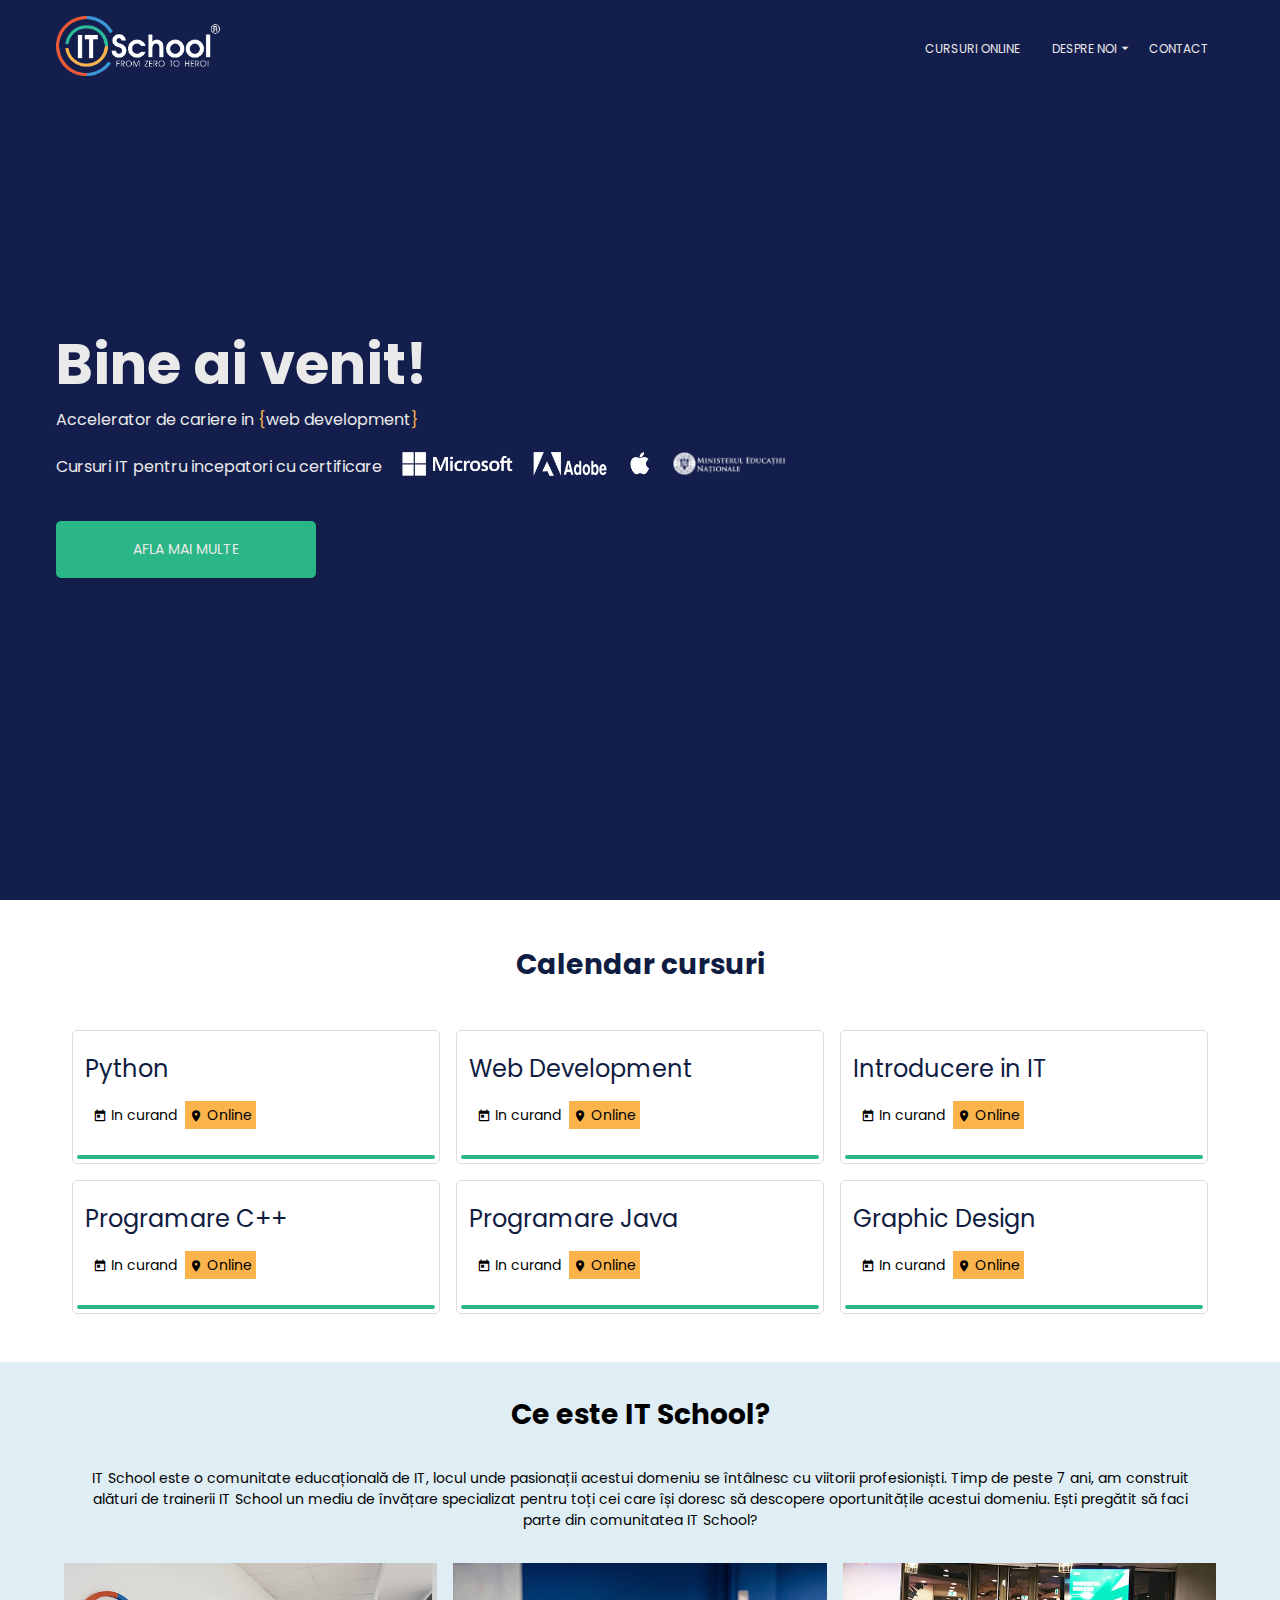
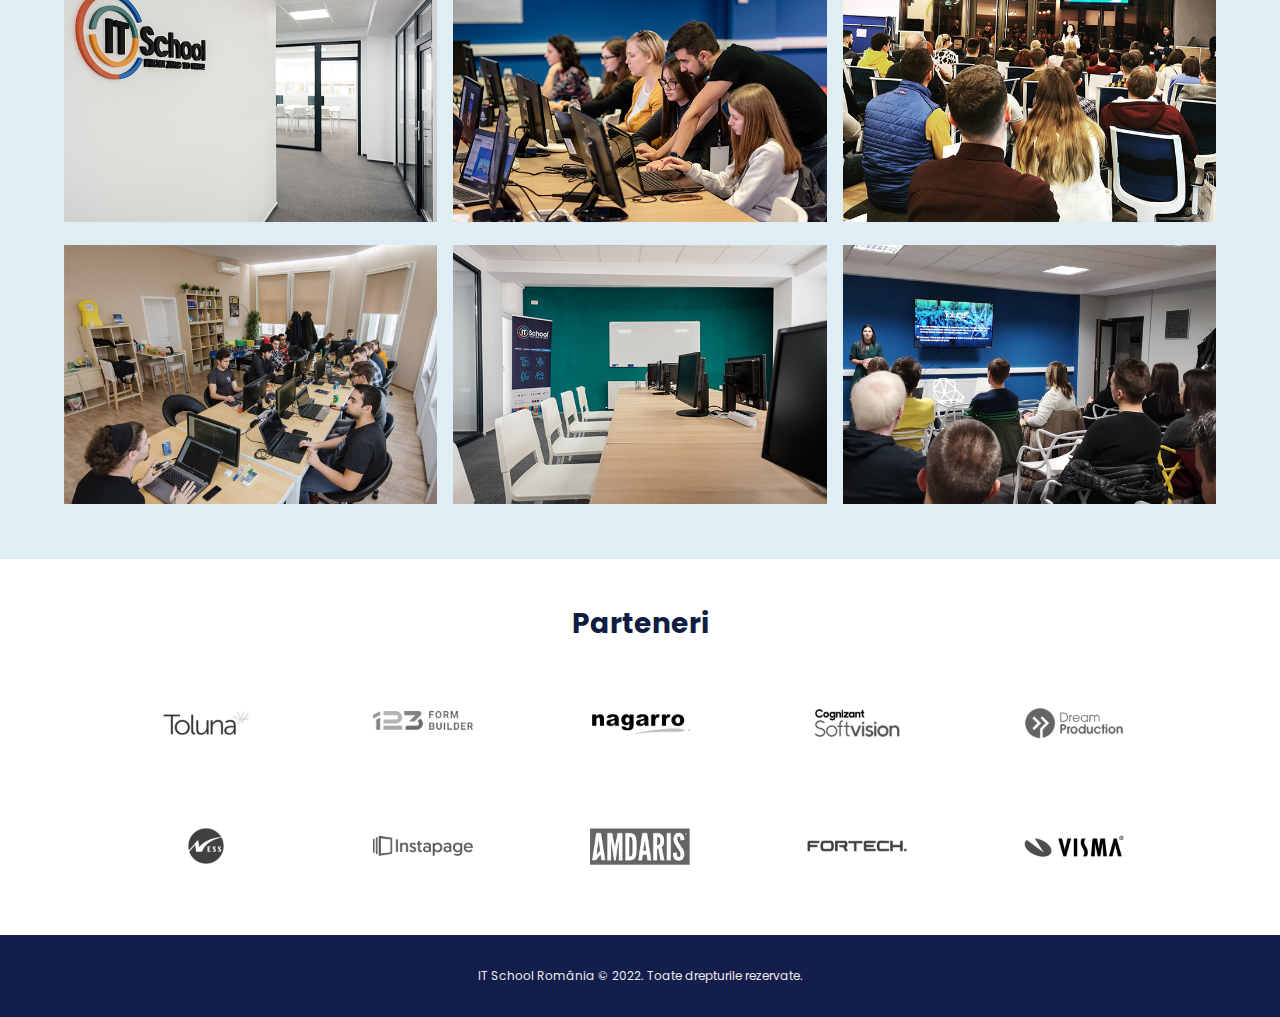
<file: index.html>
<!DOCTYPE html>
<html lang="en">
    <head>
        <meta charset="UTF-8">
        <meta http-equiv="X-UA-Compatible" content="IE=edge">
        <meta name="viewport" content="width=device-width, initial-scale=1.0">
        <meta name="description" content="Clona noastra a fostului site itschool.ro">
        <link rel="preconnect" href="https://fonts.googleapis.com">
        <link rel="preconnect" href="https://fonts.gstatic.com" crossorigin>
        <link href="https://fonts.googleapis.com/css2?family=Poppins:ital,wght@0,400;0,700;1,400&display=swap" rel="stylesheet">
        <link rel="stylesheet" href="css/styles.css"/>
        <link rel="stylesheet" href="css/home.css"/>
        <link href="https://fonts.googleapis.com/icon?family=Material+Icons" rel="stylesheet">
        <title>IT School Clone</title>
    </head>
    <body>
        <header>
            <nav>
                <div class="container">
                    <a href="index.html" class="logo-link">
                        <img src="images/itschool-logo.png" alt="Logo IT School"/>
                    </a>
                    <div class="menu-icon-container">
                        <span class="material-icons menu-icon">menu</span>
                        <input type="checkbox"/>
                        <ul>
                            <li><a href="pages/courses.html">Cursuri Online</a></li>
                            <li class="about-us">
                                <a href="pages/about.html">
                                Despre noi<span class="material-icons arrow-down-icon">arrow_drop_down</span>
                                </a>
                                <div class="submenu">
                                    <a href="index.html">IT School</a>
                                    <a href="pages/about.html">Despre noi</a>
                                </div>
                            </li>
                            <li><a href="pages/contact.html">Contact</a></li>
                        </ul>
                    </div>
                    
                </div>  
            </nav>
        </header>

        <main>
            <section class="welcome">
                <div class="container">
                    <h1>Bine ai venit!</h1>
                    <p>Accelerator de cariere in <span>{</span>web development<span>}</span></p>
                    <p>Cursuri IT pentru incepatori cu certificare
                        <img src="images/microsoft.png" alt="Microsoft"/>
                        <img src="images/adobe.png" alt="Adobe"/>
                        <img src="images/apple.png" alt="Apple"/>
                        <img src="images/minister.png" alt="Minister"/>
                    </p>
                    <a href="pages/courses.html">Afla mai multe</a>

                </div>
            </section>
            <section class="courses">
                <div class="container grid">
                    <h2>Calendar cursuri</h2>
                    <div class="courses-container">
                        <!-- card pentru cursuri -->
                        <div class="course-wrapper">
                            <div class="course">
                                <div class="content">
                                    <h3>Python</h3>
                                    <div class="badges">
                                        <span class="date">
                                            <span class="material-icons">today</span>
                                            <span>In curand</span>
                                        </span>
                                        <span class="place">
                                            <span class="material-icons">location_on</span>
                                            <span>Online</span>
                                        </span>
                                    </div>    
                                </div>
                                <div class="bar"></div>
                            </div>
                        </div>
                        <!-- End card -->
                        <div class="course-wrapper">
                            <div class="course">
                                <div class="content">
                                    <h3>Web Development</h3>
                                    <div class="badges">
                                        <span class="date">
                                            <span class="material-icons">today</span>
                                            <span>In curand</span>
                                        </span>
                                        <span class="place">
                                            <span class="material-icons">location_on</span>
                                            <span>Online</span>
                                        </span>
                                    </div>    
                                </div>
                                <div class="bar"></div>
                            </div>
                        </div>
                        <div class="course-wrapper">
                            <div class="course">
                                <div class="content">
                                    <h3>Introducere in IT</h3>
                                    <div class="badges">
                                        <span class="date">
                                            <span class="material-icons">today</span>
                                            <span>In curand</span>
                                        </span>
                                        <span class="place">
                                            <span class="material-icons">location_on</span>
                                            <span>Online</span>
                                        </span>
                                    </div>    
                                </div>
                                <div class="bar"></div>
                            </div>
                        </div>
                        <div class="course-wrapper">
                            <div class="course">
                                <div class="content">
                                    <h3>Programare C++</h3>
                                    <div class="badges">
                                        <span class="date">
                                            <span class="material-icons">today</span>
                                            <span>In curand</span>
                                        </span>
                                        <span class="place">
                                            <span class="material-icons">location_on</span>
                                            <span>Online</span>
                                        </span>
                                    </div>    
                                </div>
                                <div class="bar"></div>
                            </div>
                        </div>
                        <div class="course-wrapper">
                            <div class="course">
                                <div class="content">
                                    <h3>Programare Java</h3>
                                    <div class="badges">
                                        <span class="date">
                                            <span class="material-icons">today</span>
                                            <span>In curand</span>
                                        </span>
                                        <span class="place">
                                            <span class="material-icons">location_on</span>
                                            <span>Online</span>
                                        </span>
                                    </div>    
                                </div>
                                <div class="bar"></div>
                            </div>
                        </div>
                        <div class="course-wrapper">
                            <div class="course">
                                <div class="content">
                                    <h3>Graphic Design</h3>
                                    <div class="badges">
                                        <span class="date">
                                            <span class="material-icons">today</span>
                                            <span>In curand</span>
                                        </span>
                                        <span class="place">
                                            <span class="material-icons">location_on</span>
                                            <span>Online</span>
                                        </span>
                                    </div>    
                                </div>
                                <div class="bar"></div>
                            </div>
                        </div>
                    </div>         
                </div>
            </section>
            <section class="who-we-are">
                <div class="container grid">
                    <h2>Ce este IT School?</h2>
                    <p>IT School este o comunitate educațională de IT, locul unde pasionații acestui domeniu se întâlnesc cu viitorii profesioniști. Timp de peste 7 ani, am construit alături de trainerii IT School un mediu de învățare specializat pentru toți cei care își doresc să descopere oportunitățile acestui domeniu. Ești pregătit să faci parte din comunitatea IT School?</p>
                    <div class="images-container">
                        <div class="image-wrapper">
                            <img src="images/about-us-1.jpeg" alt="about-us-1"/>
                        </div>
                        <div class="image-wrapper">
                            <img src="images/about-us-2.jpeg" alt="about-us-2"/>
                        </div>
                        <div class="image-wrapper">
                            <img src="images/about-us-3.jpeg" alt="about-us-3"/>
                        </div>
                        <div class="image-wrapper">
                            <img src="images/about-us-4.jpeg" alt="about-us-4"/>
                        </div>
                        <div class="image-wrapper">
                            <img src="images/about-us-5.jpeg" alt="about-us-5"/>
                        </div>
                        <div class="image-wrapper">
                            <img src="images/about-us-6.jpeg" alt="about-us-6"/>
                        </div> 
                    </div>
                </div>
            </section>
            <section class="partners">
                <div class="container grid">
                    <h2>Parteneri</h2>
                    <div class="partners-container">
                        <div class="partner-wrapper">
                            <img src="images/toluna.png" alt="toluna"/>
                        </div>
                        <div class="partner-wrapper">
                            <img src="images/123formbuilder.png" alt="123formbuilder"/>
                        </div>
                        <div class="partner-wrapper">
                            <img src="images/nagarro.png" alt="nagarro"/>
                        </div>
                        <div class="partner-wrapper">
                            <img src="images/cognizant.png" alt="cognizant"/>
                        </div>
                        <div class="partner-wrapper">
                            <img src="images/dreamproduction.png" alt="dreamproduction"/>
                        </div>
                        <div class="partner-wrapper">
                            <img src="images/ness.png" alt="ness"/>
                        </div>
                        <div class="partner-wrapper">
                            <img src="images/instapage.png" alt="instapage"/>
                        </div>
                        <div class="partner-wrapper">
                            <img src="images/amdaris.png" alt="amdaris"/>
                        </div>
                        <div class="partner-wrapper">
                            <img src="images/fortech.png" alt="fortech"/>
                        </div>
                        <div class="partner-wrapper">
                            <img src="images/visma.png" alt="visma"/>
                        </div>
                    </div>
                </div>
            </section>
        </main>

        <footer>
            <div class="container">
                <p>IT School România © 2022. Toate drepturile rezervate.</p>
            </div>
        </footer>
        
    </body>
</html>
</file>
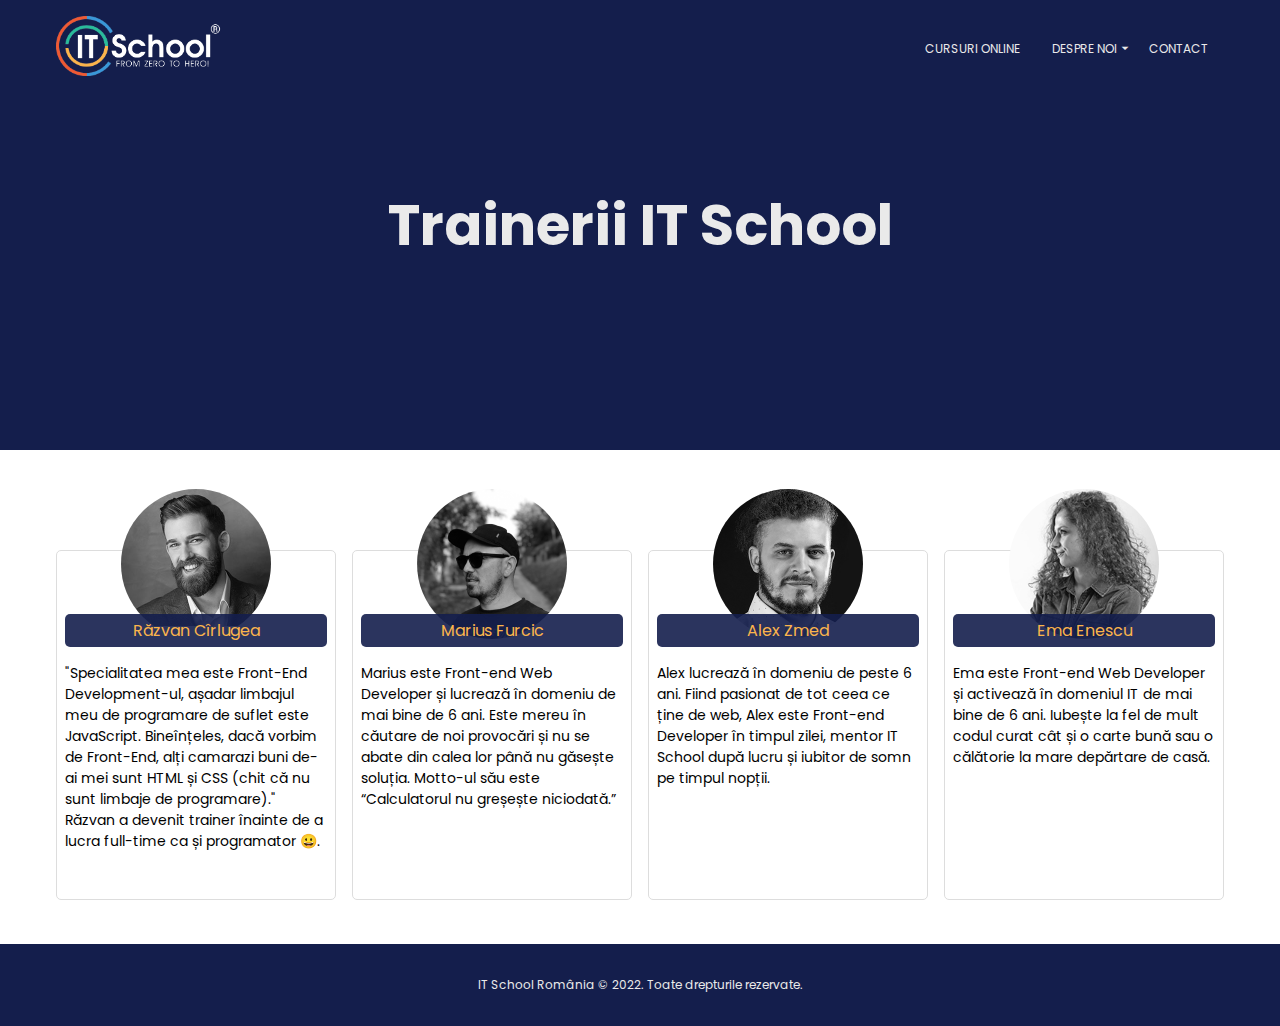
<file: pages/about.html>
<!DOCTYPE html>
<html lang="en">
    <head>
        <meta charset="UTF-8">
        <meta http-equiv="X-UA-Compatible" content="IE=edge">
        <meta name="viewport" content="width=device-width, initial-scale=1.0">
        <link rel="preconnect" href="https://fonts.googleapis.com">
        <link rel="preconnect" href="https://fonts.gstatic.com" crossorigin>
        <link href="https://fonts.googleapis.com/css2?family=Poppins:ital,wght@0,400;0,700;1,400&display=swap" rel="stylesheet">
        <link href="https://fonts.googleapis.com/icon?family=Material+Icons" rel="stylesheet">
        <link rel="stylesheet" href="../css/styles.css"/>
        <link rel="stylesheet" href="../css/about.css"/>
        <title>IT School Clone</title>
    </head>
    <body>
        <header>
            <nav>
                <div class="container">
                    <a href="../index.html" class="logo-link">
                        <img src="../images/itschool-logo.png" alt="Logo IT School"/>
                    </a>
                    <div class="menu-icon-container">
                        <span class="material-icons menu-icon">menu</span>
                        <input type="checkbox"/>
                        <ul>
                            <li><a href="../pages/courses.html">Cursuri Online</a></li>
                            <li class="about-us">
                                <a href="../pages/about.html">
                                Despre noi<span class="material-icons arrow-down-icon">arrow_drop_down</span>
                                </a>
                                <div class="submenu">
                                    <a href="../index.html">IT School</a>
                                    <a href="../pages/about.html">Despre noi</a>
                                </div>
                            </li>
                            <li><a href="../pages/contact.html">Contact</a></li>
                        </ul>
                    </div>  
                </div>  
            </nav>
        </header>

        <main>
            <section class="welcome">
                <div class="container">
                    <h1>Trainerii IT School</h1>
                </div>  
            </section>
            <section class="trainers">
                <div class="container grid">
                  <div class="trainers-container">
                    <div class="trainer-wrapper">
                      <div class="trainer">
                        <div class="image-wrapper">
                          <img src="../images/razvan.jpeg" alt="Razvan Cirlugea" />
                        </div>
                        <h3>Răzvan Cîrlugea</h3>
                        <p>
                          "Specialitatea mea este Front-End Development-ul, așadar
                          limbajul meu de programare de suflet este JavaScript.
                          Bineînțeles, dacă vorbim de Front-End, alți camarazi buni
                          de-ai mei sunt HTML și CSS (chit că nu sunt limbaje de
                          programare)." Răzvan a devenit trainer înainte de a lucra
                          full-time ca și programator 😀.
                        </p>
                      </div>
                    </div>
                    <div class="trainer-wrapper">
                      <div class="trainer">
                        <div class="image-wrapper">
                          <img src="../images/marius.png" alt="Marius Furcic" />
                        </div>
                        <h3>Marius Furcic</h3>
                        <p>
                          Marius este Front-end Web Developer și lucrează în domeniu de
                          mai bine de 6 ani. Este mereu în căutare de noi provocări și
                          nu se abate din calea lor până nu găsește soluția. Motto-ul
                          său este “Calculatorul nu greșește niciodată.”
                        </p>
                      </div>
                    </div>
                    <div class="trainer-wrapper">
                      <div class="trainer">
                        <div class="image-wrapper">
                          <img src="../images/alex.jpeg" alt="Alex Zmed" />
                        </div>
                        <h3>Alex Zmed</h3>
                        <p>
                          Alex lucrează în domeniu de peste 6 ani. Fiind pasionat de tot
                          ceea ce ține de web, Alex este Front-end Developer în timpul
                          zilei, mentor IT School după lucru și iubitor de somn pe
                          timpul nopții.
                        </p>
                      </div>
                    </div>
                    <div class="trainer-wrapper">
                      <div class="trainer">
                        <div class="image-wrapper">
                          <img src="../images/ema.jpeg" alt="Ema Enescu" />
                        </div>
                        <h3>Ema Enescu</h3>
                        <p>
                          Ema este Front-end Web Developer și activează în domeniul IT
                          de mai bine de 6 ani. Iubește la fel de mult codul curat cât
                          și o carte bună sau o călătorie la mare depărtare de casă.
                        </p>
                      </div>
                    </div>
                  </div>
                </div>
              </section>
        </main>

        <footer>
            <div class="container">
                <p>IT School România © 2022. Toate drepturile rezervate.</p>
            </div>
        </footer>
        
    </body>
</html>
</file>
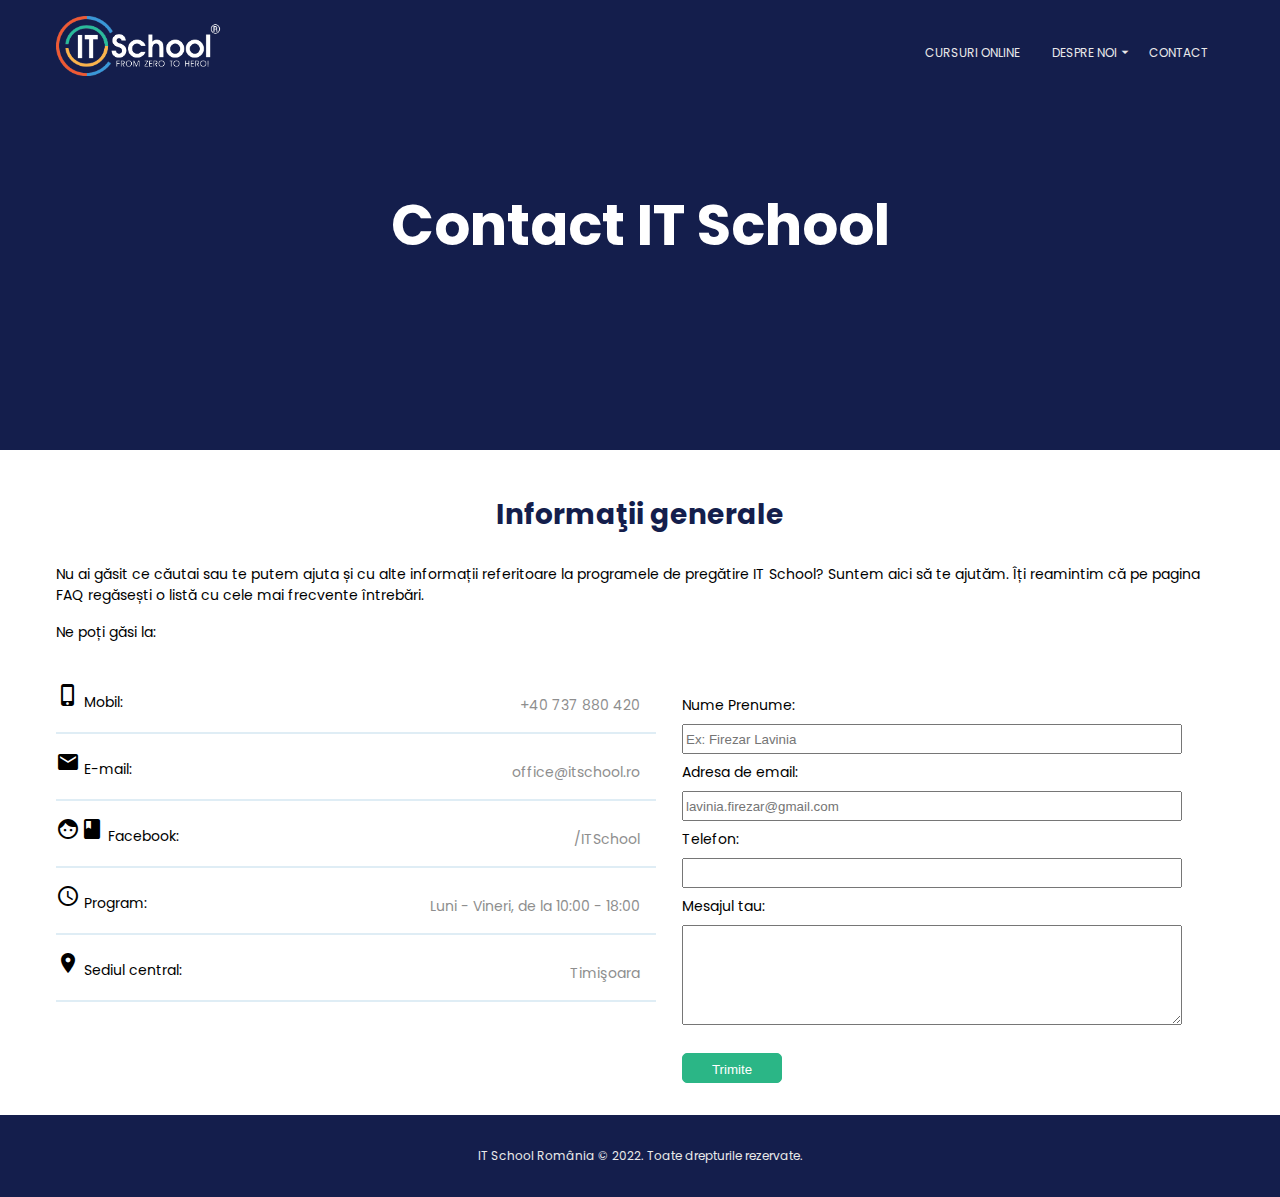
<file: pages/contact.html>
<!DOCTYPE html>
<html lang="en">
    <head>
        <meta charset="UTF-8">
        <meta http-equiv="X-UA-Compatible" content="IE=edge">
        <meta name="viewport" content="width=device-width, initial-scale=1.0">
        <meta name="description" content="Clona noastra a fostului site itschool.ro">
        <link rel="preconnect" href="https://fonts.googleapis.com">
        <link rel="preconnect" href="https://fonts.gstatic.com" crossorigin>
        <link href="https://fonts.googleapis.com/css2?family=Poppins:ital,wght@0,400;0,700;1,400&display=swap" rel="stylesheet">
        <link rel="stylesheet" href="../css/styles.css"/>
        <link rel="stylesheet" href="../css/contact.css"/>
        <link href="https://fonts.googleapis.com/icon?family=Material+Icons" rel="stylesheet">
        <title>IT School Clone</title>
    </head>
    <body>
        <header>
            <nav>
                <div class="container">
                    <a href="../index.html" class="logo-link">
                        <img src="../images/itschool-logo.png" alt="Logo IT School"/>
                    </a>
                    <div class="menu-icon-container">
                        <span class="material-icons menu-icon">menu</span>
                        <input type="checkbox"/>
                        <ul>
                            <li><a href="../pages/courses.html">Cursuri Online</a></li>
                            <li class="about-us">
                                <a href="../pages/about.html">
                                Despre noi<span class="material-icons arrow-down-icon">arrow_drop_down</span>
                                </a>
                                <div class="submenu">
                                    <a href="../index.html">IT School</a>
                                    <a href="../pages/about.html">Despre noi</a>
                                </div>
                            </li>
                            <li><a href="../pages/contact.html">Contact</a></li>
                        </ul>
                    </div>
                    
                </div>  
            </nav>
        </header>

        <main>
            <section class="welcome">
                <div class="container">
                    <h1>Contact IT School</h1>
                </div>
            </section>
            <section class="contact">
                <div class="container grid">
                    <h2>Informaţii generale</h2>
                    <p>Nu ai găsit ce căutai sau te putem ajuta și cu alte informații referitoare la programele de pregătire IT School? Suntem aici să te ajutăm. Îți reamintim că pe pagina FAQ regăsești o listă cu cele mai frecvente întrebări.</p>
                    <p>Ne poți găsi la:</p>
                    <div class="contact-container">
                        <div class="contact-wrapper">
                            <div class="contact">
                                <ul>
                                    <li>
                                        <p>
                                            <span class="material-icons">phone_iphone</span>Mobil:
                                        </p>
                                        <a href="tel:0040737880420">+40 737 880 420</a>   
                                    </li>
                                    <div class="line"></div>
                                    <li><p>
                                            <span class="material-icons">email</span>E-mail:
                                        </p>
                                        <a href="mailto:office@itschool.ro">office@itschool.ro</a>
                                    </li>
                                    <div class="line"></div>
                                    <li><p>
                                            <span class="material-icons">facebook</span>Facebook:
                                        </p>
                                        <a href="https://www.facebook.com/itschool.ro/">/ITSchool</a>
                                    </li>
                                    <div class="line"></div>
                                    <li><p>
                                            <span class="material-icons">schedule</span>Program:
                                        </p>
                                        <p class="description">Luni - Vineri, de la 10:00 - 18:00</p>
                                    </li>
                                    <div class="line"></div>
                                    <li><p>
                                            <span class="material-icons">location_on</span>Sediul central:
                                        </p>
                                        <p class="description">Timişoara</p>
                                    </li>
                                    <div class="line"></div>
                                </ul>
                                <form class="contact-form">
                                    <label for="name">Nume Prenume:</label>
                                    <input id="name" type="text" placeholder="Ex: Firezar Lavinia"/>
                                    <label for="email">Adresa de email:</label>
                                    <input id="email" type="email" placeholder="lavinia.firezar@gmail.com"/>
                                    <label for="phone">Telefon:</label>
                                    <input id="phone" type="text"/>
                                    <label for="message">Mesajul tau:</label>
                                    <textarea id="message"></textarea>
                                    <input type="submit" value="Trimite"/>
                                </form>
                            </div>
                        </div>
                    </div>
                </div>

            </section>

        </main>

        <footer>
            <div class="container">
                <p>IT School România © 2022. Toate drepturile rezervate.</p>
            </div>
        </footer>
        
    </body>
</html>
</file>
<file: css/styles.css>
:root{
    --bg-primary:#141e4c;
    --bg-secondary:#dfedf5;
    --bg-dark:#101d42;
    --bg-light:#ffffff;

    --text-primary:#101d42;
    --text-secondary:#fbb44c;
    --text-dark:: #2b2922;
    --text-light:#eaeaea;
    --text-white:#ffffff;
    --text-gray:#8e8e8e;

    --button-color:#2bb686;

    --fs-large:1rem;
    --fs-medium:0.875rem;
    --fs-small:0.75rem;

    --spacing-xl:2.625rem;
    --spacing-large:1.75rem;
    --spacing-medium:1rem;
    --spacing-small:0.5rem;
    --spacing-tiny:0.25rem;

    --mobile-logo-height:45px;
}
       /* Resetam proprietatile default */
* {
    box-sizing:border-box;
}

body,h1,h2,h3,p {
    margin:0;
    padding:0;
}

a {
    display: block;
    text-decoration: none;
}

ul {
    list-style-type: none;
    padding: 0;
    margin: 0;
}

/* Adaugam proprietati pentru font */
body {
    font-family: 'Poppins', sans-serif;
  }
  
  h1 {
    font-size: 3.5rem;
    color: var (--text-light);
  }
  
  h2 {
    font-size: 1.75rem;
    color: var (--text-light);
  }
  
  h3 {
    font-size: 1.5rem;
    color: var (--text-light);
  }
  
  p {
    font-size: var (--fs-medium);
    color: var (--text-light);
  }
  
/* Layout */
body {
  display: flex;
  flex-direction: column;
  min-height: 100vh;
}

.container {
    max-width:1200px;
    min-width:320px;
    margin:auto;
    padding:var(--spacing-medium);
}

main {
    flex-grow: 1;
}

nav {
    position: fixed;
    top:0;
    width:100%;
    z-index:2;
    background-color: var(--bg-primary);
}

nav input[type=checkbox] {
    display:none;
}

nav .container {
    display: flex;
    justify-content: space-between;
    align-items: center;
}

nav .logo-link {
    padding: 0;
}

nav img {
    width:auto;
    height:60px;
}

nav ul {
    display:flex;   
}

nav li {
    position: relative;
}

nav a {
    font-size: var(--fs-small);
    color: var(--text-light);
    padding: var(--spacing-medium);
    text-transform:uppercase;
}


nav a:hover {
    color:var(--text-secondary);
}

nav .submenu {
    display: none;
    position: absolute;
    top: calc(100% - var(--spacing-small));
    left: var(--spacing-medium);
    width: 10rem;
    padding: var(--spacing-tiny) 0;
    background-color: var(--bg-dark);
    z-index: 3;   
}

nav .submenu a {
    padding: var(--spacing-tiny) var(--spacing-small);
}

nav .about-us:hover .submenu {
    display:block;
}

nav .arrow-down-icon {
    font-size: var(--fs-large);
    position: absolute;
}

nav .menu-icon {
    display:none;
}

@media(max-width:768px) {
    nav img {
        height: var(--mobile-logo-height);
    }
    nav ul {
        display: none;
    }
    nav .menu-icon {
        color:var(--text-light);
        display:block;
    }
    nav .arrow-down-icon {
        display: none;
    }
    nav .about-us:hover .submenu {
        display: none;
    }
    nav .menu-icon-container {
        position: relative;
    }
     /* Un nou tip de selector: selectam input-ul care are ca atributul type="checkbox." */
    nav input[type=checkbox] {
    /* Pe mobil checkbox-ul trebuie sa fie prezent pe ecran. */
    display: block;
    
    /* Practic, punem checkbox-ul deasupra iconitei de meniu. */
    position: absolute;
    height: 100%;
    width: 100%;
    top: 0;
    left: 0;
    
    /* Atentie, opacity 0 doar ascunde vizual elementul, el inca este prezent pe ecran.*/
    opacity: 0;
    margin: 0;
    /* Schimbam afisajul cursorului mouse-ului. */
    cursor: pointer;
    }
    /* Doua tipuri noi de selector:
    1. input:checked => elementul este stilizat doar daca checkbox-ul se afla in starea checked.
    2. input:checked ~ ul => aplica CSS-ul doar pe FRATII (de acelasi nivel) lui input:checked aflati SUB el ca ordine. Evident, doar fratii care sunt ul. */
    nav input[type=checkbox]:checked ~ ul {
    display: block;
    width: 100%;
    /* Cand vrem sa ne pozitionam absolut la viewport, folosim position: fixed. Position: absolute s-ar pozitiona fata de primul element relativ, ceea ce nu ne-ar ajuta. */
    position: fixed;
    /* Unde se afiseaza meniul extins pe mobil? Pai imediat sub nav. Cum calculam cat are nav-ul? Dimensiunea logo-ului + padding. */
    top: calc(var(--mobile-logo-height) + 2 * var(--spacing-medium));
    left: 0;

    background-color: var(--bg-dark);
  }
}

footer {
    background-color:var(--bg-primary);
}
footer p {
    font-size: var(--fs-small);
    text-align: center;
  
    color: var(--text-light);
  
    padding: var(--spacing-medium) 0;
}
</file>
<file: css/home.css>
.welcome {
    height: 100vh;
    background-color: var(--bg-primary);
}

.welcome p {
    font-size: var(--fs-large);
    margin-bottom: var(--spacing-medium);
}

.welcome span {
    color:var(--text-secondary);
}

/* Vrem ca ultimul paragraf sa nu aiba margine. */
.welcome p:last-of-type {
    margin-bottom: var(--spacing-xl);
}

.welcome img {
    height: 24px;
    width: auto;
  
    margin-left: var(--spacing-medium);
  
    position: relative;
    top: var(--spacing-tiny);
}

.welcome .container {
    height: 100%;
    display: flex;
    flex-direction: column;
    justify-content: center;
    color:var(--text-light);
}  

.welcome a {
    background-color:var(--button-color);
    color:var(--text-light);
    padding:var(--spacing-medium);
    width:260px;
    border:2px solid var(--button-color);
    border-radius:5px;
    font-size:var(--fs-medium);
    text-transform:uppercase;
    text-align:center;
}

.welcome a:hover {
    background-color: transparent;
}

.courses h2 {
  color:var(--text-primary);
  margin:var(--spacing-large) 0;
  text-align:center;
}

.courses .container.grid {
  padding: var(--spacing-medium) var(--spacing-small);
}

.courses .course {
  width:100%;
  height:auto;
  border: 1px solid #ddd;
  border-radius: 5px;
  padding: var(--spacing-tiny);
  margin-bottom: var(--spacing-medium);
}

.course-wrapper {
  width: calc(100% / 3);
  padding-left:var(--spacing-small);
  padding-right:var(--spacing-small);
}

.courses-container {
  display:flex;
  flex-wrap:wrap;
  padding:var(--spacing-medium);
}

.courses h3 {
  color: var(--text-primary);
  font-weight:400;
  padding: var(--spacing-medium) var(--spacing-small);
}

.courses span {
  font-size: var(--fs-medium);
  color: var(--text-dark);
}

.course .badges {
  padding-bottom: var(--spacing-large);
}

.courses .material-icons {
  /* Veritcal align aliniaza pe vertcala elementele inline. */
  vertical-align: middle;
}

.courses .date {
  margin-left: var(--spacing-medium);
}

.courses .place {
  margin-left: var(--spacing-tiny);
  background-color: var(--text-secondary);
  padding: var(--spacing-tiny);
}

.bar {
  border:2px solid var(--button-color);
  background-color: var(--button-color);
  border-radius:10px;
}

.who-we-are {
  background-color: var(--bg-secondary);
}

.who-we-are h2, .who-we-are p {
  text-align:center;
  padding: var(--spacing-medium);
}

.who-we-are p {
  font-size: var(--fs-medium);
}

.who-we-are img {
  width: 100%;
  height: auto;
}

.images-container {
  display: flex;
  flex-wrap: wrap;
  padding:var(--spacing-medium) 0;
}

.images-container .image-wrapper {
  width:calc(100% / 3);
  padding:0 var(--spacing-small);
  margin-bottom: var(--spacing-medium);
}

.partners h2 {
  text-align: center;
  color: var(--text-primary);
  padding: var(--spacing-large) 0;
}

.partners img {
  width: 100%;
  height: auto;
  filter: grayscale(100%);
}

.partner-wrapper {
  width: 100px;
  margin-right: var(--spacing-xl);
  margin-left: var(--spacing-xl);
  margin-bottom: var(--spacing-medium);
}

.partners-container {
  display:flex;
  flex-wrap: wrap;
  justify-content: space-around;
  margin:0 var(--spacing-xl);
}

.partner-wrapper img:hover {
   /* La hover, coloram din nou pozele. */
   filter: grayscale(0);
}

@media (max-width: 922px) {
  .course-wrapper {
    width:50%;
  }

  .who-we-are .image-wrapper {
    width:50%;
  }
}

@media (max-width: 768px) {
  .welcome h1 {
    font-size: 2.5rem;
  }

  .welcome img {
    display: block;
    margin-top: var(--spacing-medium);
    margin-left: var(--spacing-small);
  }

  .welcome {
    padding-bottom: 4rem;
  }

  .welcome p:last-of-type {
    margin-bottom: 0;
  }

  /* Ascundem butonul pe mobil. */
  .welcome a {
    display: none;
  }

  .course-wrapper {
    width:100%;
  }

  .who-we-are .image-wrapper {
    width:100%;
  }

  .partners .partners-container {
    margin: 0 var(--spacing-small);
  }
}

@media (max-width: 576px) {
  .partners .image-wrapper {
    margin-right: var(--spacing-medium);
    margin-left: var(--spacing-medium);
  }
}
</file>
<file: css/about.css>
.welcome {
    background-color: var(--bg-primary);
    height: 50vh;

    display: flex;
    justify-content: center;
    align-items: center;
}

.welcome h1 {
    text-align: center;
    color: var(--text-light);
}

.trainers .container.grid {
    padding: var(--spacing-medium) var(--spacing-small);
}

.trainers .trainers-container {
    padding-bottom: var(--spacing-large);
    display: flex;
    flex-wrap: wrap;
}

.trainers .trainer-wrapper {
    width: 25%;
    padding: 0 var(--spacing-small);
}

.trainers .trainer {
    width: 100%;
    min-height: 350px;

    padding: var(--spacing-small);
    border: 1px solid #ddd;
    border-radius: 5px;
    margin-top: calc(2 * var(--spacing-xl));

    display: flex;
    flex-direction: column;
    align-items: center;
}

.trainers .image-wrapper {
    width: 150px;
    height: 150px;

    border-radius: 50%;
    overflow: hidden;

    margin-top: -70px;
}

.trainer img {
    width: 100%;
    height: auto;
    filter: grayscale(100%);
}

.trainer h3 {
    width: 100%;
    font-size: var(--fs-large);
    font-weight: 400;
    text-align: center;
    color:var(--text-secondary);
    background-color: rgba(20, 30, 76, 0.9);

    border-radius: 5px;
    padding: var(--spacing-tiny) 0;
    margin-bottom: var(--spacing-medium);
    margin-top: -25px;

    z-index: 1;
}

.trainers p {
    font-size: var(--fs-medium);
}

@media (max-width: 992px) {
    .trainers .trainer-wrapper {
        width: calc(100% / 3)
    }
}

@media (max-width: 768px) {
    .trainers .trainer-wrapper {
        width: 50%
    }

    .trainers .trainer {
        min-height: 310px;
    }
    
    .welcome h1 {
        font-size: 2rem;
    }
}

@media (max-width: 576px) {
    .trainers .trainer-wrapper {
        width: 100%
    }
    
    .trainers .trainer {
        min-height: 0;
    }
    
    .trainer p {
        margin-bottom: var(--spacing-medium);
    }
}
</file>
<file: css/contact.css>
.welcome {
    height: 50vh;
    background-color: var(--bg-primary);
    
    display: flex;
    justify-content: center;
    align-items: center;
}

.welcome h1 {
    color: var(--text-white);
    text-align: center;
    
}

@media (max-width:768px) {
    .welcome h1 {
        font-size: 2rem;
    }
}

.container .grid {
    padding:var(--spacing-medium) var(--spacing-small);
}

.contact h2 {
    color:var(--bg-primary);
    text-align: center;
    padding:var(--spacing-large) 0;
}

.contact p {
    font-size: var(--fs-medium);
    margin-bottom:var(--spacing-medium);
}

.contact {
    margin-bottom: var(--spacing-small);
}

ul p {
    font-size: var(--fs-medium);
}
    
ul {
    margin-top: var(--spacing-small);
} 

.contact .material-icons {
    margin-top:var(--spacing-medium);
    margin-right:var(--spacing-tiny);
}

.contact a, .description {
    font-size: var(--fs-medium);
    margin-top:var(--spacing-large);
    margin-bottom:var(--spacing-medium);
    color:var(--text-gray);
}

form label {
    font-size: var(--fs-medium);
    padding:var(--spacing-small) 0;
}

.line {
    border:1px solid var(--bg-secondary);
    background-color: var(--bg-primary);
    width:600px;
}

input {
    width:500px;
    height:30px;  
    color:var(--text-gray);
}

#message {
    height:100px;
    width:500px;
}

input[type=submit] {
    margin-top:var(--spacing-large);
    width:100px;
    border:1px solid var(--button-color);
    border-radius:5px;
    padding:var(--spacing-small);
    background-color: var(--button-color);
    color:var(--text-white);
}

.contact {
    display:flex;
    flex-wrap:wrap;
}

.contact-wrapper ul, .contact-wrapper form {
    width:50%;
}

li {
    display:flex;
    justify-content: space-between;   
}

form {
    display:flex;
    flex-direction: column;
    padding-left:var(--spacing-xl);
    margin-top:var(--spacing-large);   
}

@media (max-width:922px) {
    .contact-wrapper ul, .contact-wrapper form {
        width:100%;
    }

    .contact-wrapper form {
        margin-left:-40px;
    }    
}

@media (max-width:768px) {
    .contact-wrapper ul, .contact-wrapper form {
        width:100%;
    }

    .contact-wrapper form {
        margin-left:-40px;
    }
}

@media (max-width:576px) {
    .contact-wrapper ul, .contact-wrapper form {
        width:100%;
    }

    .contact-wrapper form {
        margin-left:-40px;
    }

    .line, input, #message {
        width:400px;
    }
}
</file>
